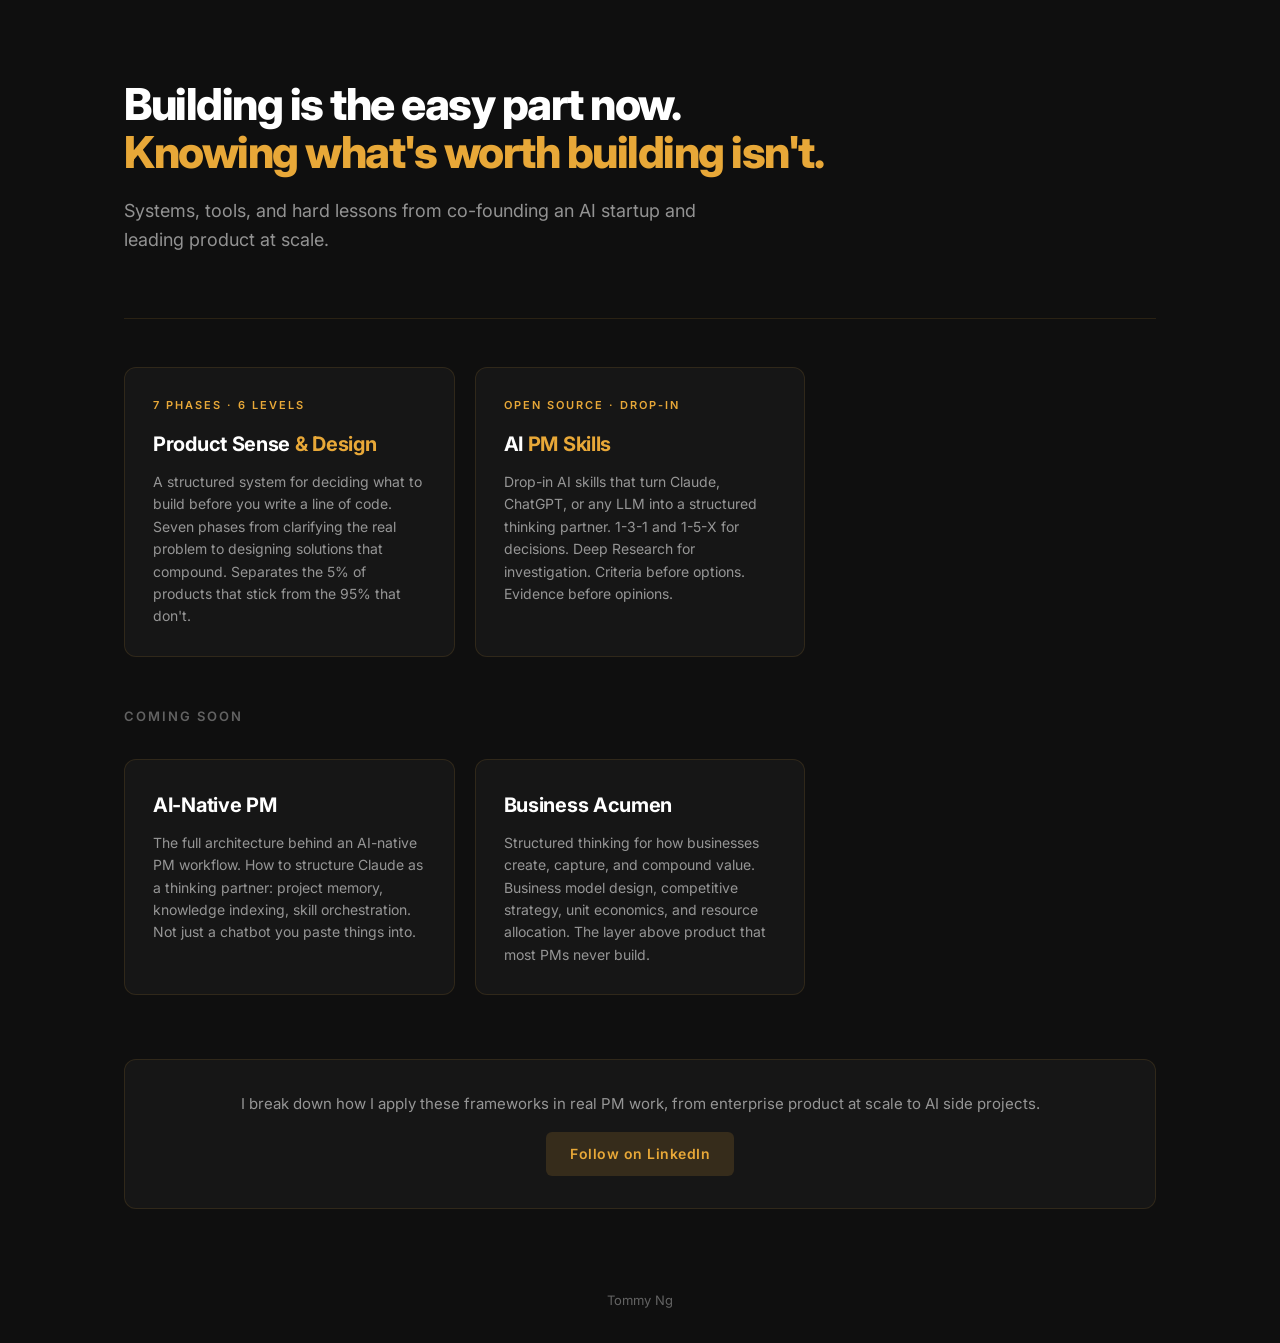
<file: index.html>
<!DOCTYPE html>
<html lang="en">
<head>
  <meta charset="UTF-8">
  <meta name="viewport" content="width=device-width, initial-scale=1.0">
  <title>Tommy Ng | PM & AI Frameworks</title>
  <link rel="stylesheet" href="/style.css">

  <!-- Open Graph / Social -->
  <meta property="og:type" content="website">
  <meta property="og:url" content="https://tommy-ngn.github.io/">
  <meta property="og:title" content="Tommy Ng | PM & AI Frameworks">
  <meta property="og:description" content="Systems, tools, and hard lessons from co-founding an AI startup and leading product at scale. Product frameworks, AI thinking tools, and founding stories.">
  <meta property="og:image" content="https://tommy-ngn.github.io/og-image.png">
  <meta property="og:image:width" content="1200">
  <meta property="og:image:height" content="630">
  <meta name="twitter:card" content="summary_large_image">
  <meta name="twitter:title" content="Tommy Ng | PM & AI Frameworks">
  <meta name="twitter:description" content="Systems, tools, and hard lessons from co-founding an AI startup and leading product at scale. Product frameworks, AI thinking tools, and founding stories.">
  <meta name="twitter:image" content="https://tommy-ngn.github.io/og-image.png">
  <!-- Cloudflare Web Analytics -->
  <script defer src='https://static.cloudflareinsights.com/beacon.min.js' data-cf-beacon='{"token": "44bf672de1734835ad9b4f7876d75b22"}'></script>
  <!-- Microsoft Clarity -->
  <script type="text/javascript">(function(c,l,a,r,i,t,y){c[a]=c[a]||function(){(c[a].q=c[a].q||[]).push(arguments)};t=l.createElement(r);t.async=1;t.src="https://www.clarity.ms/tag/"+i;y=l.getElementsByTagName(r)[0];y.parentNode.insertBefore(t,y)})(window,document,"clarity","script","whmgc38q1t");</script>
</head>
<body>

<div class="page-wide">

  <div class="hero">
    <h1>Building is the easy part now.<br><span class="accent">Knowing what's worth building isn't.</span></h1>
    <p class="subtitle">
      Systems, tools, and hard lessons from co-founding an AI startup and leading product at scale.
    </p>
  </div>

  <div class="card-grid">

    <a href="/product-sense/" class="card">
      <div class="card-label">7 Phases &middot; 6 Levels</div>
      <div class="card-title">Product Sense <span class="accent">& Design</span></div>
      <div class="card-desc">
        A structured system for deciding what to build before you write a line of code. Seven phases from clarifying the real problem to designing solutions that compound. Separates the 5% of products that stick from the 95% that don't.
      </div>
    </a>

    <a href="https://github.com/tommy-ngn/skills" target="_blank" class="card">
      <div class="card-label">Open Source &middot; Drop-in</div>
      <div class="card-title">AI <span class="accent">PM Skills</span></div>
      <div class="card-desc">
        Drop-in AI skills that turn Claude, ChatGPT, or any LLM into a structured thinking partner. 1-3-1 and 1-5-X for decisions. Deep Research for investigation. Criteria before options. Evidence before opinions.
      </div>
    </a>

  </div>

  <h2 class="section-label">Coming Soon</h2>

  <div class="card-grid">

    <a href="/ai-native-pm/" class="card">
      <div class="card-title">AI-Native PM</div>
      <div class="card-desc">
        The full architecture behind an AI-native PM workflow. How to structure Claude as a thinking partner: project memory, knowledge indexing, skill orchestration. Not just a chatbot you paste things into.
      </div>
    </a>

    <a href="/business-acumen/" class="card">
      <div class="card-title">Business Acumen</div>
      <div class="card-desc">
        Structured thinking for how businesses create, capture, and compound value. Business model design, competitive strategy, unit economics, and resource allocation. The layer above product that most PMs never build.
      </div>
    </a>

  </div>

  <div class="content-cta">
    <p>I break down how I apply these frameworks in real PM work, from enterprise product at scale to AI side projects.</p>
    <a href="https://www.linkedin.com/in/tommyngn/" target="_blank" class="cta-link">Follow on LinkedIn</a>
  </div>

</div>

<footer>
  <div class="page">
    <p class="cta">Tommy Ng</p>
  </div>
</footer>

</body>
</html>
</file>
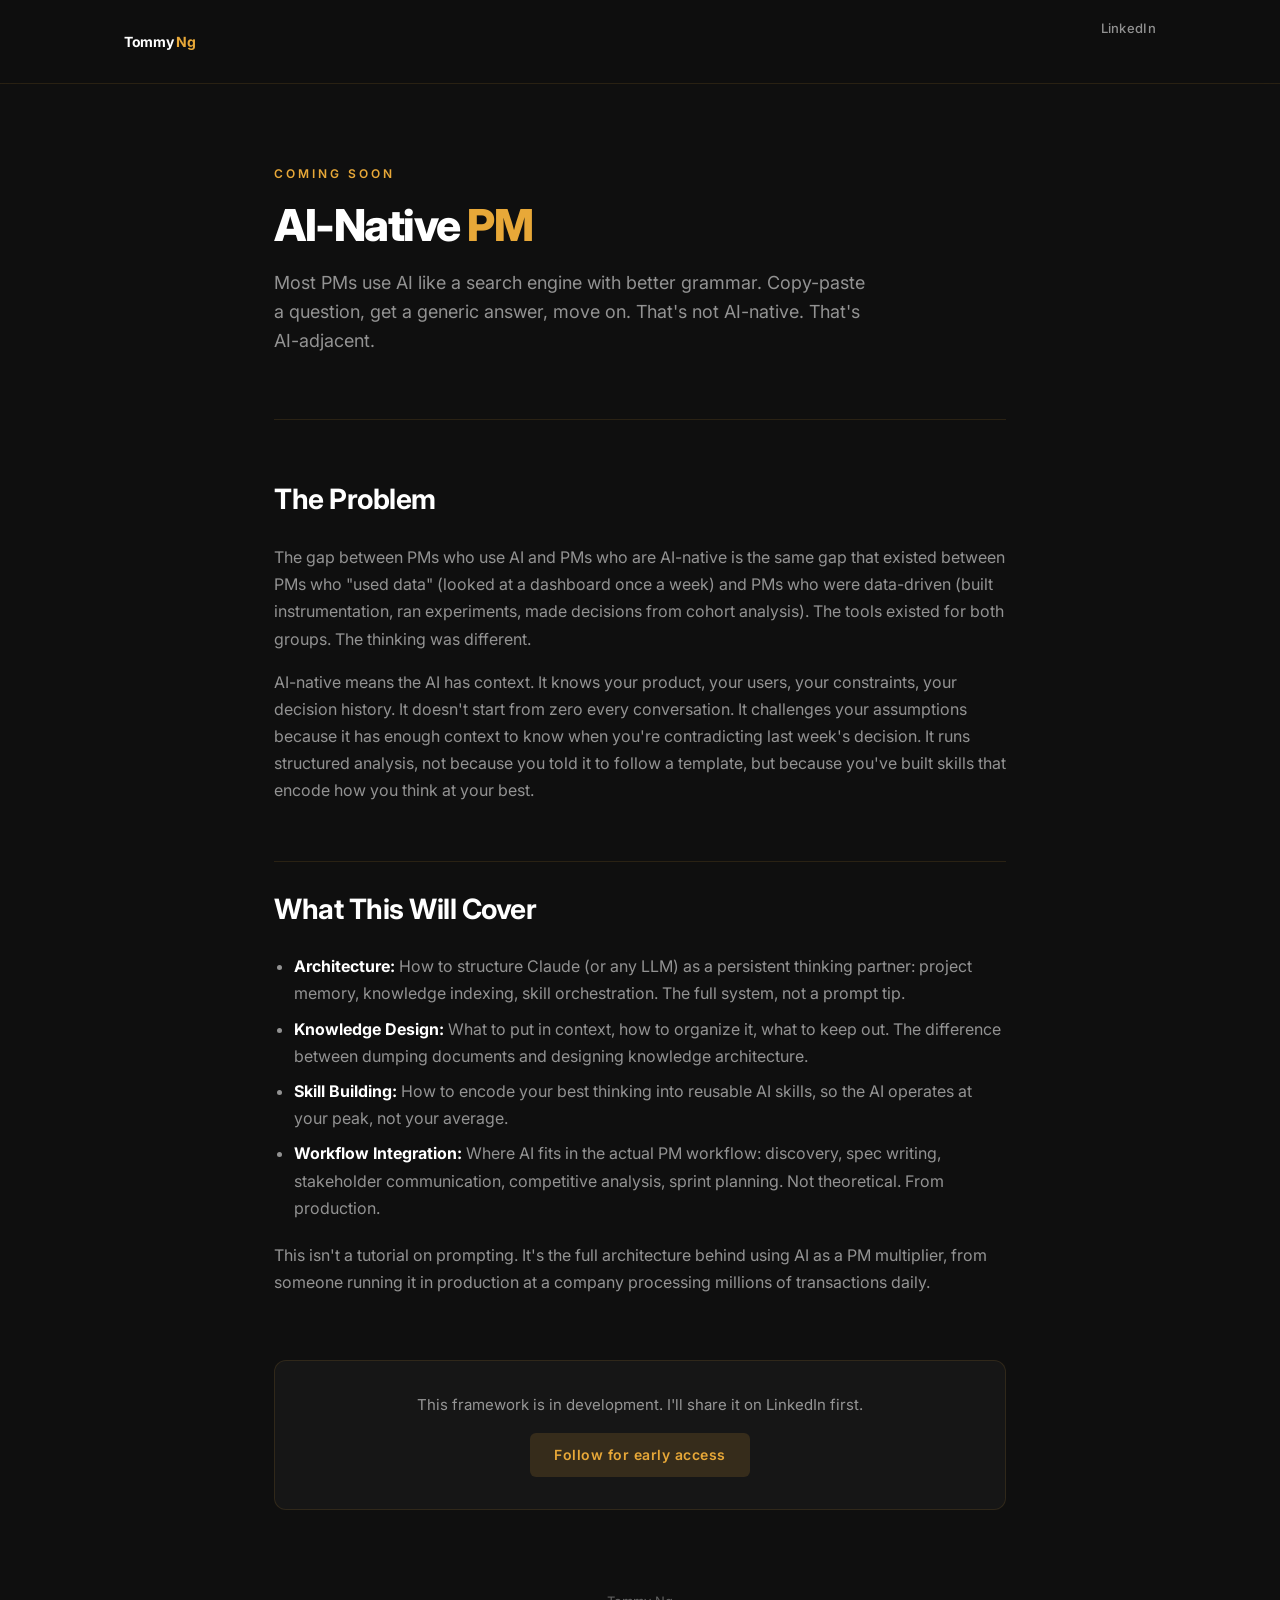
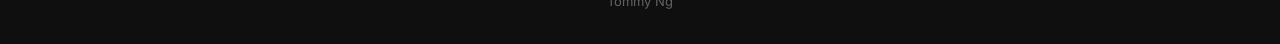
<file: ai-native-pm/index.html>
<!DOCTYPE html>
<html lang="en">
<head>
  <meta charset="UTF-8">
  <meta name="viewport" content="width=device-width, initial-scale=1.0">
  <title>AI-Native PM | Tommy Ng</title>
  <link rel="stylesheet" href="/style.css">

  <!-- Open Graph / Social -->
  <meta property="og:type" content="website">
  <meta property="og:url" content="https://tommy-ngn.github.io/ai-native-pm/">
  <meta property="og:title" content="AI-Native PM | Tommy Ng">
  <meta property="og:description" content="The full architecture behind using AI as a PM multiplier: project memory, knowledge design, skill building, workflow integration.">
  <meta property="og:image" content="https://tommy-ngn.github.io/og-image.png">
  <meta property="og:image:width" content="1200">
  <meta property="og:image:height" content="630">
  <meta name="twitter:card" content="summary_large_image">
  <meta name="twitter:title" content="AI-Native PM | Tommy Ng">
  <meta name="twitter:description" content="The full architecture behind using AI as a PM multiplier: project memory, knowledge design, skill building, workflow integration.">
  <meta name="twitter:image" content="https://tommy-ngn.github.io/og-image.png">
  <!-- Cloudflare Web Analytics -->
  <script defer src='https://static.cloudflareinsights.com/beacon.min.js' data-cf-beacon='{"token": "44bf672de1734835ad9b4f7876d75b22"}'></script>
  <!-- Microsoft Clarity -->
  <script type="text/javascript">(function(c,l,a,r,i,t,y){c[a]=c[a]||function(){(c[a].q=c[a].q||[]).push(arguments)};t=l.createElement(r);t.async=1;t.src="https://www.clarity.ms/tag/"+i;y=l.getElementsByTagName(r)[0];y.parentNode.insertBefore(t,y)})(window,document,"clarity","script","whmgc38q1t");</script>
</head>
<body>

<nav>
  <div class="nav-inner">
    <a href="/" class="site-name">Tommy <span>Ng</span></a>
    <ul class="nav-links">
      <li><a href="https://www.linkedin.com/in/tommyngn/" target="_blank">LinkedIn</a></li>
    </ul>
  </div>
</nav>

<div class="page">

  <div class="hero">
    <div class="hero-label">Coming Soon</div>
    <h1>AI-Native <span class="accent">PM</span></h1>
    <p class="subtitle">
      Most PMs use AI like a search engine with better grammar. Copy-paste a question, get a generic answer, move on. That's not AI-native. That's AI-adjacent.
    </p>
  </div>

  <h2>The Problem</h2>
  <p>
    The gap between PMs who use AI and PMs who are AI-native is the same gap that existed between PMs who "used data" (looked at a dashboard once a week) and PMs who were data-driven (built instrumentation, ran experiments, made decisions from cohort analysis). The tools existed for both groups. The thinking was different.
  </p>
  <p>
    AI-native means the AI has context. It knows your product, your users, your constraints, your decision history. It doesn't start from zero every conversation. It challenges your assumptions because it has enough context to know when you're contradicting last week's decision. It runs structured analysis, not because you told it to follow a template, but because you've built skills that encode how you think at your best.
  </p>

  <h2>What This Will Cover</h2>
  <ul>
    <li><strong>Architecture:</strong> How to structure Claude (or any LLM) as a persistent thinking partner: project memory, knowledge indexing, skill orchestration. The full system, not a prompt tip.</li>
    <li><strong>Knowledge Design:</strong> What to put in context, how to organize it, what to keep out. The difference between dumping documents and designing knowledge architecture.</li>
    <li><strong>Skill Building:</strong> How to encode your best thinking into reusable AI skills, so the AI operates at your peak, not your average.</li>
    <li><strong>Workflow Integration:</strong> Where AI fits in the actual PM workflow: discovery, spec writing, stakeholder communication, competitive analysis, sprint planning. Not theoretical. From production.</li>
  </ul>

  <p>
    This isn't a tutorial on prompting. It's the full architecture behind using AI as a PM multiplier, from someone running it in production at a company processing millions of transactions daily.
  </p>

  <div class="content-cta">
    <p>This framework is in development. I'll share it on LinkedIn first.</p>
    <a href="https://www.linkedin.com/in/tommyngn/" target="_blank" class="cta-link">Follow for early access</a>
  </div>

</div>

<footer>
  <div class="page">
    <p class="cta">Tommy Ng</p>
  </div>
</footer>

</body>
</html>
</file>
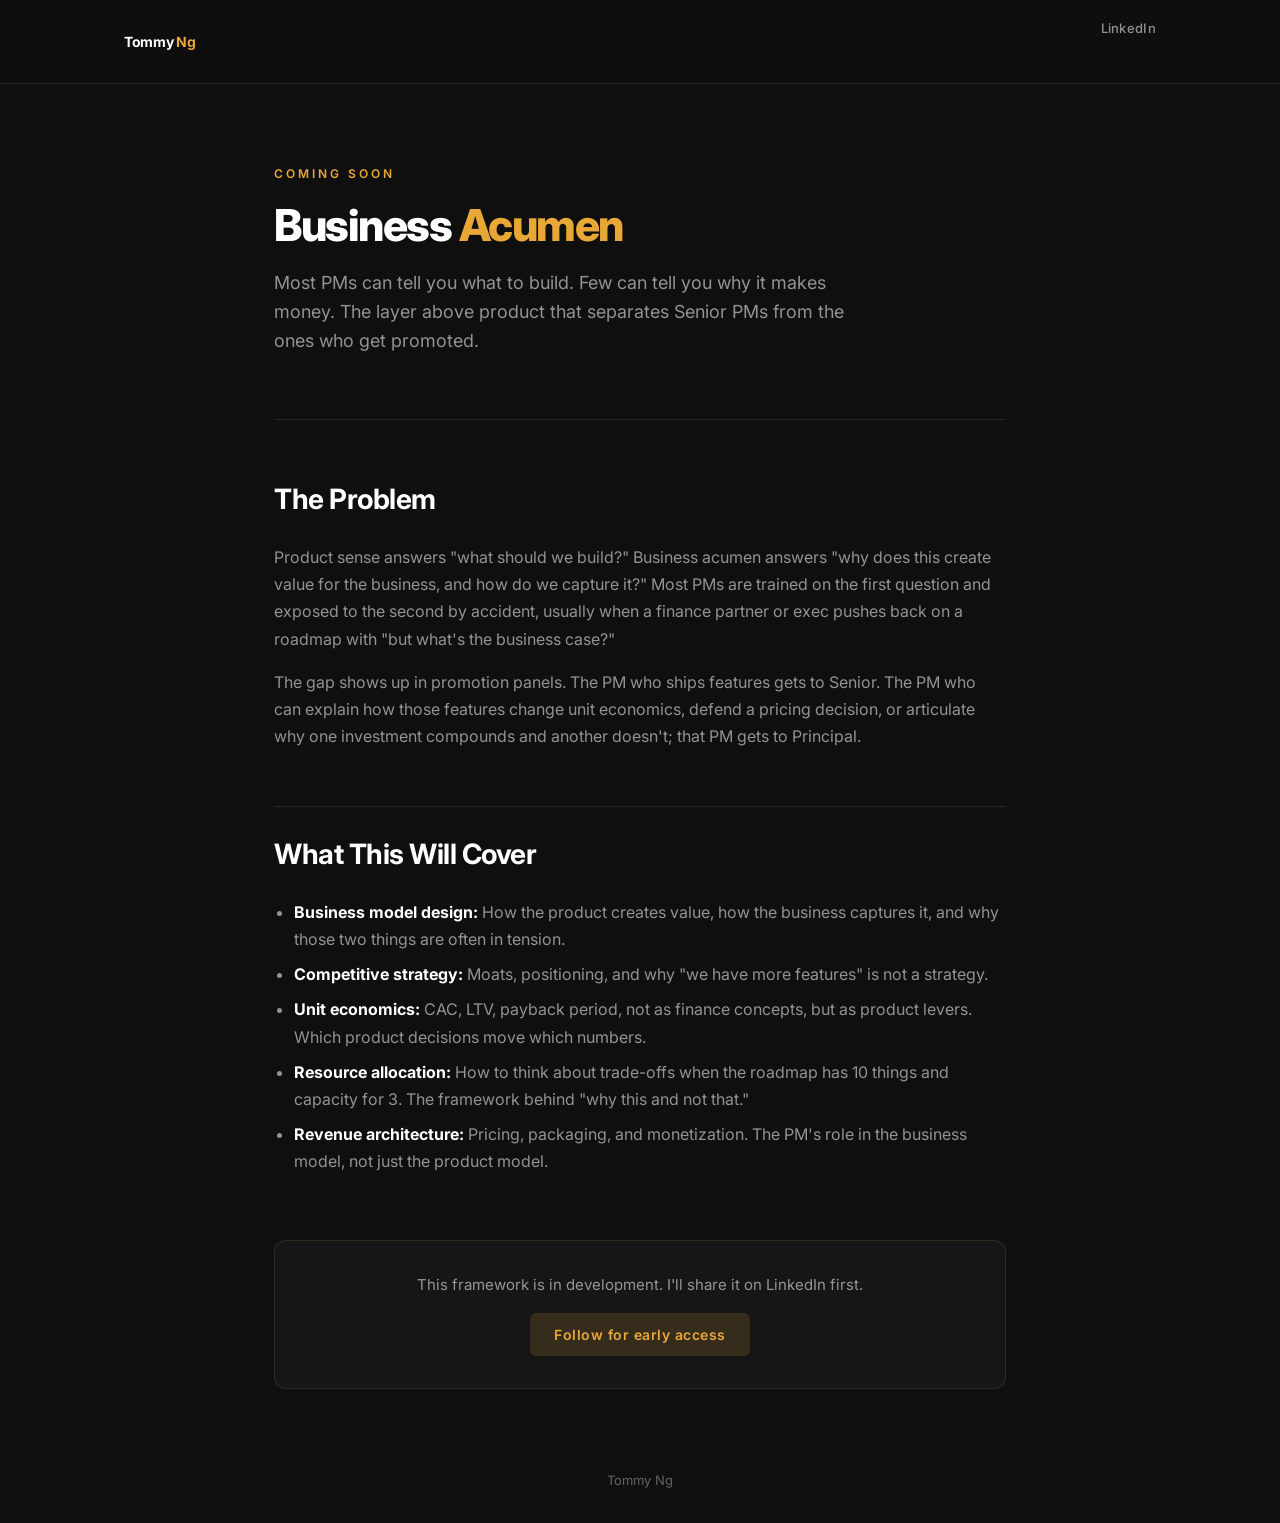
<file: business-acumen/index.html>
<!DOCTYPE html>
<html lang="en">
<head>
  <meta charset="UTF-8">
  <meta name="viewport" content="width=device-width, initial-scale=1.0">
  <title>Business Acumen | Tommy Ng</title>
  <link rel="stylesheet" href="/style.css">

  <!-- Open Graph / Social -->
  <meta property="og:type" content="website">
  <meta property="og:url" content="https://tommy-ngn.github.io/business-acumen/">
  <meta property="og:title" content="Business Acumen | Tommy Ng">
  <meta property="og:description" content="Structured business thinking for PMs. Business model design, competitive strategy, unit economics, resource allocation, revenue architecture.">
  <meta property="og:image" content="https://tommy-ngn.github.io/og-image.png">
  <meta property="og:image:width" content="1200">
  <meta property="og:image:height" content="630">
  <meta name="twitter:card" content="summary_large_image">
  <meta name="twitter:title" content="Business Acumen | Tommy Ng">
  <meta name="twitter:description" content="Structured business thinking for PMs. Business model design, competitive strategy, unit economics, resource allocation, revenue architecture.">
  <meta name="twitter:image" content="https://tommy-ngn.github.io/og-image.png">
  <!-- Cloudflare Web Analytics -->
  <script defer src='https://static.cloudflareinsights.com/beacon.min.js' data-cf-beacon='{"token": "44bf672de1734835ad9b4f7876d75b22"}'></script>
  <!-- Microsoft Clarity -->
  <script type="text/javascript">(function(c,l,a,r,i,t,y){c[a]=c[a]||function(){(c[a].q=c[a].q||[]).push(arguments)};t=l.createElement(r);t.async=1;t.src="https://www.clarity.ms/tag/"+i;y=l.getElementsByTagName(r)[0];y.parentNode.insertBefore(t,y)})(window,document,"clarity","script","whmgc38q1t");</script>
</head>
<body>

<nav>
  <div class="nav-inner">
    <a href="/" class="site-name">Tommy <span>Ng</span></a>
    <ul class="nav-links">
      <li><a href="https://www.linkedin.com/in/tommyngn/" target="_blank">LinkedIn</a></li>
    </ul>
  </div>
</nav>

<div class="page">

  <div class="hero">
    <div class="hero-label">Coming Soon</div>
    <h1>Business <span class="accent">Acumen</span></h1>
    <p class="subtitle">
      Most PMs can tell you what to build. Few can tell you why it makes money. The layer above product that separates Senior PMs from the ones who get promoted.
    </p>
  </div>

  <h2>The Problem</h2>
  <p>
    Product sense answers "what should we build?" Business acumen answers "why does this create value for the business, and how do we capture it?" Most PMs are trained on the first question and exposed to the second by accident, usually when a finance partner or exec pushes back on a roadmap with "but what's the business case?"
  </p>
  <p>
    The gap shows up in promotion panels. The PM who ships features gets to Senior. The PM who can explain how those features change unit economics, defend a pricing decision, or articulate why one investment compounds and another doesn't; that PM gets to Principal.
  </p>

  <h2>What This Will Cover</h2>
  <ul>
    <li><strong>Business model design:</strong> How the product creates value, how the business captures it, and why those two things are often in tension.</li>
    <li><strong>Competitive strategy:</strong> Moats, positioning, and why "we have more features" is not a strategy.</li>
    <li><strong>Unit economics:</strong> CAC, LTV, payback period, not as finance concepts, but as product levers. Which product decisions move which numbers.</li>
    <li><strong>Resource allocation:</strong> How to think about trade-offs when the roadmap has 10 things and capacity for 3. The framework behind "why this and not that."</li>
    <li><strong>Revenue architecture:</strong> Pricing, packaging, and monetization. The PM's role in the business model, not just the product model.</li>
  </ul>

  <div class="content-cta">
    <p>This framework is in development. I'll share it on LinkedIn first.</p>
    <a href="https://www.linkedin.com/in/tommyngn/" target="_blank" class="cta-link">Follow for early access</a>
  </div>

</div>

<footer>
  <div class="page">
    <p class="cta">Tommy Ng</p>
  </div>
</footer>

</body>
</html>
</file>
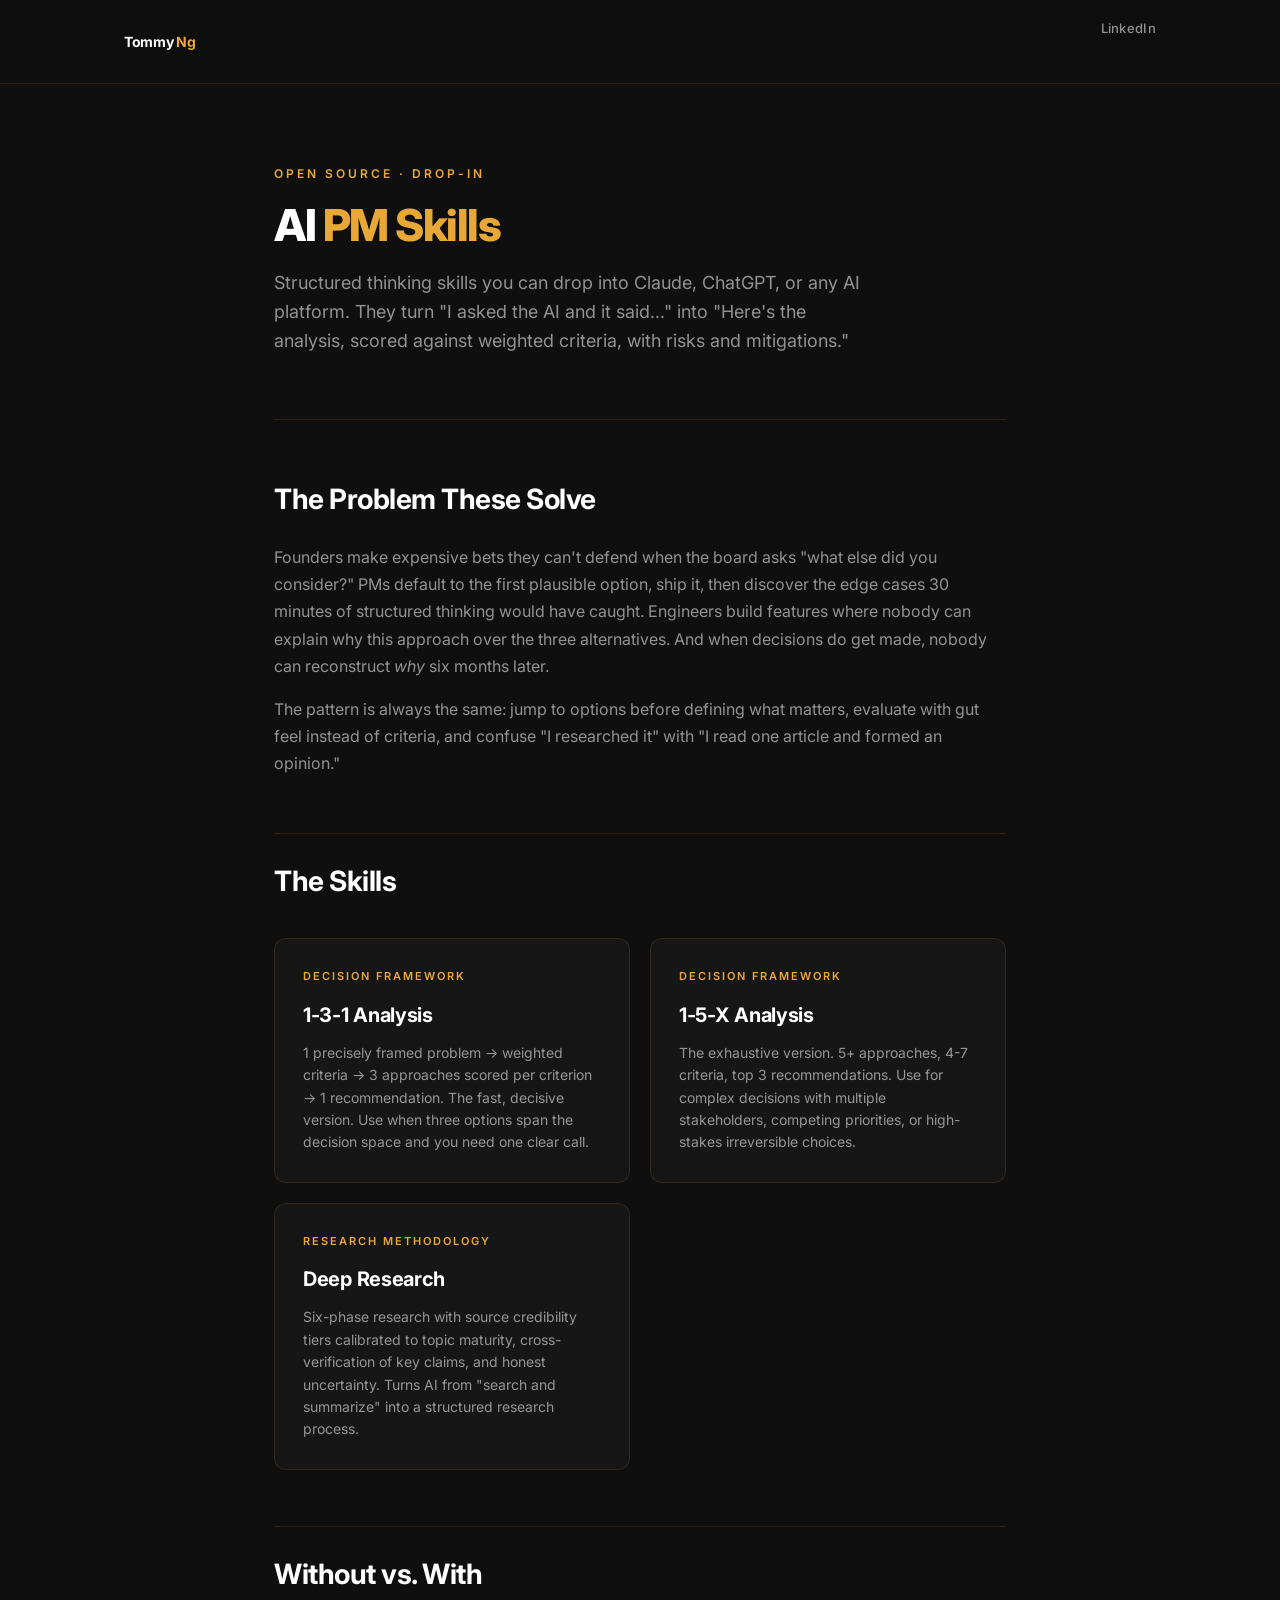
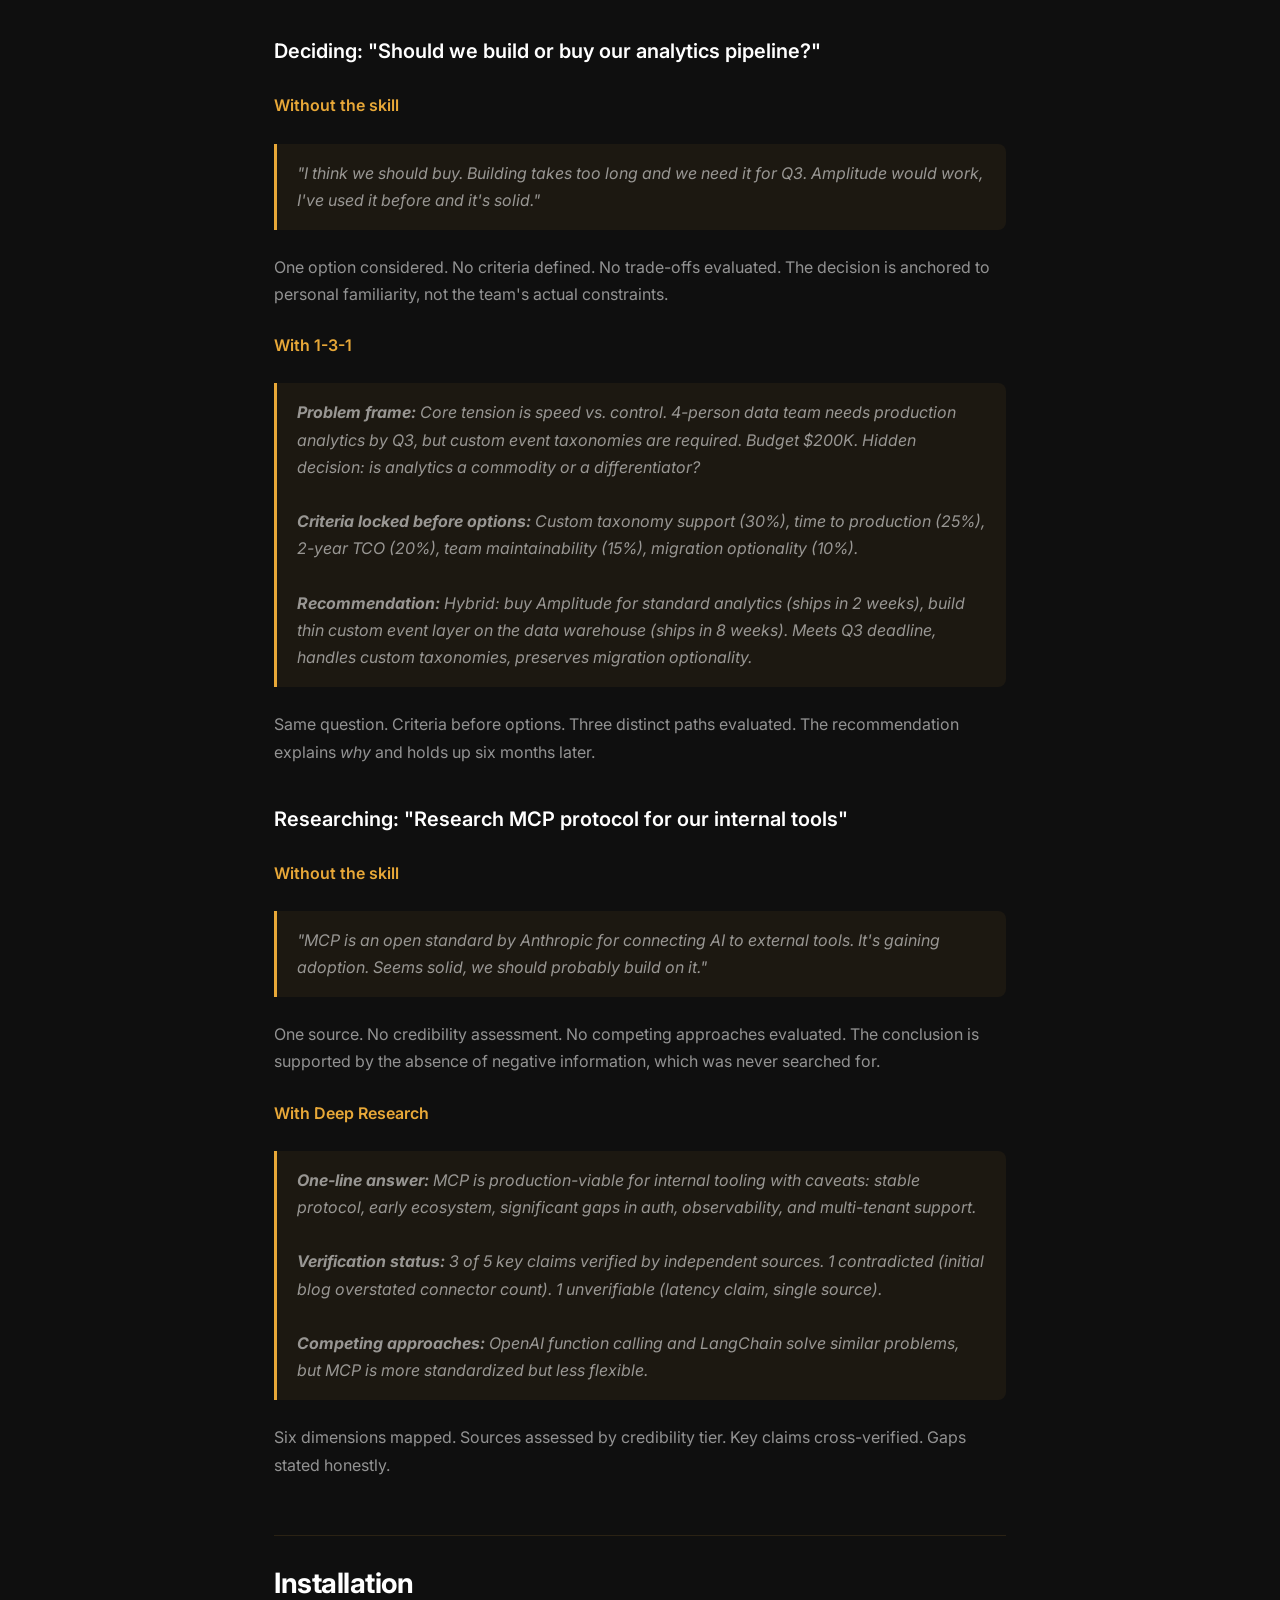
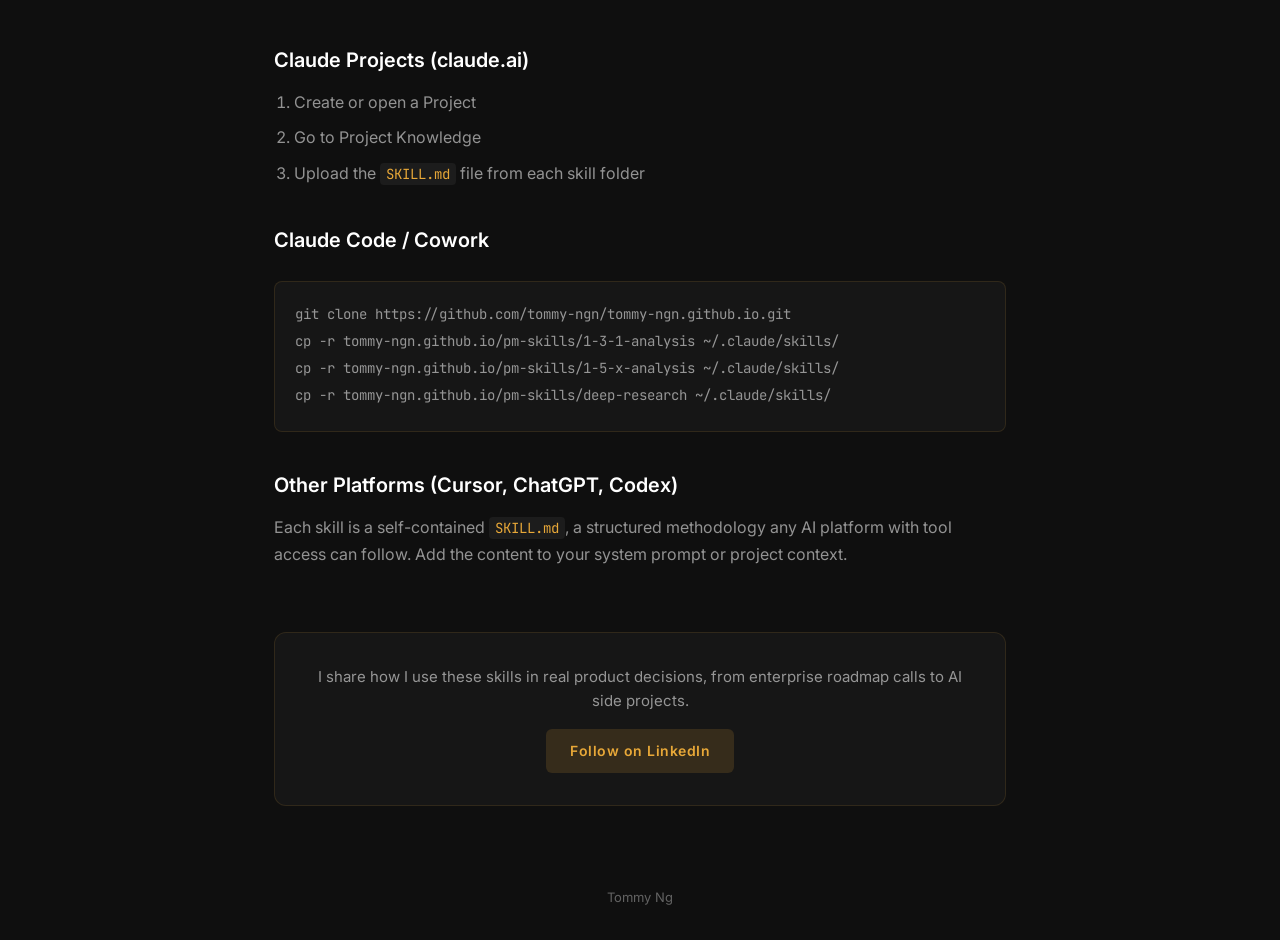
<file: pm-skills/index.html>
<!DOCTYPE html>
<html lang="en">
<head>
  <meta charset="UTF-8">
  <meta name="viewport" content="width=device-width, initial-scale=1.0">
  <title>AI PM Skills | Tommy Ng</title>
  <link rel="stylesheet" href="/style.css">

  <!-- Open Graph / Social -->
  <meta property="og:type" content="website">
  <meta property="og:url" content="https://tommy-ngn.github.io/pm-skills/">
  <meta property="og:title" content="AI PM Skills | Tommy Ng">
  <meta property="og:description" content="1-3-1 Analysis, 1-5-X Analysis, and Deep Research. Structured thinking skills you can drop into Claude, ChatGPT, or any AI platform.">
  <meta property="og:image" content="https://tommy-ngn.github.io/og-image.png">
  <meta property="og:image:width" content="1200">
  <meta property="og:image:height" content="630">
  <meta name="twitter:card" content="summary_large_image">
  <meta name="twitter:title" content="AI PM Skills | Tommy Ng">
  <meta name="twitter:description" content="1-3-1 Analysis, 1-5-X Analysis, and Deep Research. Structured thinking skills you can drop into Claude, ChatGPT, or any AI platform.">
  <meta name="twitter:image" content="https://tommy-ngn.github.io/og-image.png">
  <!-- Cloudflare Web Analytics -->
  <script defer src='https://static.cloudflareinsights.com/beacon.min.js' data-cf-beacon='{"token": "44bf672de1734835ad9b4f7876d75b22"}'></script>
  <!-- Microsoft Clarity -->
  <script type="text/javascript">(function(c,l,a,r,i,t,y){c[a]=c[a]||function(){(c[a].q=c[a].q||[]).push(arguments)};t=l.createElement(r);t.async=1;t.src="https://www.clarity.ms/tag/"+i;y=l.getElementsByTagName(r)[0];y.parentNode.insertBefore(t,y)})(window,document,"clarity","script","whmgc38q1t");</script>
</head>
<body>

<nav>
  <div class="nav-inner">
    <a href="/" class="site-name">Tommy <span>Ng</span></a>
    <ul class="nav-links">
      <li><a href="https://www.linkedin.com/in/tommyngn/" target="_blank">LinkedIn</a></li>
    </ul>
  </div>
</nav>

<div class="page">

  <div class="hero">
    <div class="hero-label">Open Source &middot; Drop-in</div>
    <h1>AI <span class="accent">PM Skills</span></h1>
    <p class="subtitle">
      Structured thinking skills you can drop into Claude, ChatGPT, or any AI platform. They turn "I asked the AI and it said..." into "Here's the analysis, scored against weighted criteria, with risks and mitigations."
    </p>
  </div>

  <h2>The Problem These Solve</h2>
  <p>
    Founders make expensive bets they can't defend when the board asks "what else did you consider?" PMs default to the first plausible option, ship it, then discover the edge cases 30 minutes of structured thinking would have caught. Engineers build features where nobody can explain why this approach over the three alternatives. And when decisions do get made, nobody can reconstruct <em>why</em> six months later.
  </p>
  <p>
    The pattern is always the same: jump to options before defining what matters, evaluate with gut feel instead of criteria, and confuse "I researched it" with "I read one article and formed an opinion."
  </p>

  <h2>The Skills</h2>

  <div class="card-grid">

    <a href="/pm-skills/1-3-1-analysis/" class="card">
      <div class="card-label">Decision Framework</div>
      <div class="card-title">1-3-1 Analysis</div>
      <div class="card-desc">
        1 precisely framed problem → weighted criteria → 3 approaches scored per criterion → 1 recommendation. The fast, decisive version. Use when three options span the decision space and you need one clear call.
      </div>
    </a>

    <a href="/pm-skills/1-5-x-analysis/" class="card">
      <div class="card-label">Decision Framework</div>
      <div class="card-title">1-5-X Analysis</div>
      <div class="card-desc">
        The exhaustive version. 5+ approaches, 4-7 criteria, top 3 recommendations. Use for complex decisions with multiple stakeholders, competing priorities, or high-stakes irreversible choices.
      </div>
    </a>

    <a href="/pm-skills/deep-research/" class="card">
      <div class="card-label">Research Methodology</div>
      <div class="card-title">Deep Research</div>
      <div class="card-desc">
        Six-phase research with source credibility tiers calibrated to topic maturity, cross-verification of key claims, and honest uncertainty. Turns AI from "search and summarize" into a structured research process.
      </div>
    </a>

  </div>

  <h2>Without vs. With</h2>

  <h3>Deciding: "Should we build or buy our analytics pipeline?"</h3>

  <h4>Without the skill</h4>
  <blockquote>
    "I think we should buy. Building takes too long and we need it for Q3. Amplitude would work, I've used it before and it's solid."
  </blockquote>
  <p>
    One option considered. No criteria defined. No trade-offs evaluated. The decision is anchored to personal familiarity, not the team's actual constraints.
  </p>

  <h4>With 1-3-1</h4>
  <blockquote>
    <strong>Problem frame:</strong> Core tension is speed vs. control. 4-person data team needs production analytics by Q3, but custom event taxonomies are required. Budget $200K. Hidden decision: is analytics a commodity or a differentiator?<br><br>
    <strong>Criteria locked before options:</strong> Custom taxonomy support (30%), time to production (25%), 2-year TCO (20%), team maintainability (15%), migration optionality (10%).<br><br>
    <strong>Recommendation:</strong> Hybrid: buy Amplitude for standard analytics (ships in 2 weeks), build thin custom event layer on the data warehouse (ships in 8 weeks). Meets Q3 deadline, handles custom taxonomies, preserves migration optionality.
  </blockquote>
  <p>
    Same question. Criteria before options. Three distinct paths evaluated. The recommendation explains <em>why</em> and holds up six months later.
  </p>

  <h3>Researching: "Research MCP protocol for our internal tools"</h3>

  <h4>Without the skill</h4>
  <blockquote>
    "MCP is an open standard by Anthropic for connecting AI to external tools. It's gaining adoption. Seems solid, we should probably build on it."
  </blockquote>
  <p>
    One source. No credibility assessment. No competing approaches evaluated. The conclusion is supported by the absence of negative information, which was never searched for.
  </p>

  <h4>With Deep Research</h4>
  <blockquote>
    <strong>One-line answer:</strong> MCP is production-viable for internal tooling with caveats: stable protocol, early ecosystem, significant gaps in auth, observability, and multi-tenant support.<br><br>
    <strong>Verification status:</strong> 3 of 5 key claims verified by independent sources. 1 contradicted (initial blog overstated connector count). 1 unverifiable (latency claim, single source).<br><br>
    <strong>Competing approaches:</strong> OpenAI function calling and LangChain solve similar problems, but MCP is more standardized but less flexible.
  </blockquote>
  <p>
    Six dimensions mapped. Sources assessed by credibility tier. Key claims cross-verified. Gaps stated honestly.
  </p>

  <h2>Installation</h2>

  <h3>Claude Projects (claude.ai)</h3>
  <ol>
    <li>Create or open a Project</li>
    <li>Go to Project Knowledge</li>
    <li>Upload the <code>SKILL.md</code> file from each skill folder</li>
  </ol>

  <h3>Claude Code / Cowork</h3>
  <pre><code>git clone https://github.com/tommy-ngn/tommy-ngn.github.io.git
cp -r tommy-ngn.github.io/pm-skills/1-3-1-analysis ~/.claude/skills/
cp -r tommy-ngn.github.io/pm-skills/1-5-x-analysis ~/.claude/skills/
cp -r tommy-ngn.github.io/pm-skills/deep-research ~/.claude/skills/</code></pre>

  <h3>Other Platforms (Cursor, ChatGPT, Codex)</h3>
  <p>
    Each skill is a self-contained <code>SKILL.md</code>, a structured methodology any AI platform with tool access can follow. Add the content to your system prompt or project context.
  </p>

  <div class="content-cta">
    <p>I share how I use these skills in real product decisions, from enterprise roadmap calls to AI side projects.</p>
    <a href="https://www.linkedin.com/in/tommyngn/" target="_blank" class="cta-link">Follow on LinkedIn</a>
  </div>

</div>

<footer>
  <div class="page">
    <p class="cta">Tommy Ng</p>
  </div>
</footer>

</body>
</html>
</file>
<file: style.css>
/* Tommy Ng — Design System
   Colors: #0F0F0F (bg), #E8A838 (gold accent), #FFFFFF (text)
   Font: Inter
*/

@import url('https://fonts.googleapis.com/css2?family=Inter:wght@400;500;600;700;800&family=JetBrains+Mono:wght@400;500&display=swap');

*, *::before, *::after { margin: 0; padding: 0; box-sizing: border-box; }

:root {
  --bg: #0F0F0F;
  --bg-surface: #161616;
  --bg-elevated: #1C1C1C;
  --gold: #E8A838;
  --gold-dim: rgba(232, 168, 56, 0.15);
  --gold-faint: rgba(232, 168, 56, 0.06);
  --text: #FFFFFF;
  --text-secondary: rgba(255, 255, 255, 0.55);
  --text-tertiary: rgba(255, 255, 255, 0.35);
  --border: rgba(232, 168, 56, 0.12);
  --coral: #D4654A;
  --green: #5B8C5A;
  --font: 'Inter', -apple-system, BlinkMacSystemFont, sans-serif;
  --mono: 'JetBrains Mono', monospace;
}

html { font-size: 16px; scroll-behavior: smooth; }

body {
  font-family: var(--font);
  background: var(--bg);
  color: var(--text);
  line-height: 1.7;
  -webkit-font-smoothing: antialiased;
}

/* ---- Layout ---- */

.page {
  max-width: 780px;
  margin: 0 auto;
  padding: 0 24px;
}

.page-wide {
  max-width: 1080px;
  margin: 0 auto;
  padding: 0 24px;
}

/* ---- Top Bar / Navigation ---- */

nav {
  position: sticky;
  top: 0;
  z-index: 100;
  background: rgba(15, 15, 15, 0.92);
  backdrop-filter: blur(12px);
  border-bottom: 1px solid var(--border);
  padding: 14px 0;
}

nav .nav-inner {
  max-width: 1080px;
  margin: 0 auto;
  padding: 0 24px;
  display: flex;
  align-items: center;
  justify-content: space-between;
}

nav .site-name {
  font-size: 14px;
  font-weight: 700;
  color: var(--text);
  text-decoration: none;
  letter-spacing: -0.3px;
}

nav .site-name span {
  color: var(--gold);
}

nav .nav-links {
  display: flex;
  gap: 28px;
  list-style: none;
}

nav .nav-links a {
  font-size: 13px;
  font-weight: 500;
  color: var(--text-secondary);
  text-decoration: none;
  transition: color 0.2s;
  letter-spacing: 0.3px;
}

nav .nav-links a:hover,
nav .nav-links a.active {
  color: var(--gold);
}

/* ---- Hero / Page Header ---- */

.hero {
  padding: 80px 0 48px;
  border-bottom: 1px solid var(--border);
  margin-bottom: 48px;
}

.hero-label {
  font-size: 12px;
  font-weight: 600;
  letter-spacing: 3px;
  text-transform: uppercase;
  color: var(--gold);
  margin-bottom: 16px;
}

.hero h1 {
  font-size: 44px;
  font-weight: 800;
  line-height: 1.1;
  letter-spacing: -1.5px;
  margin-bottom: 20px;
}

.hero h1 .accent { color: var(--gold); }

.hero .subtitle {
  font-size: 18px;
  color: var(--text-secondary);
  line-height: 1.6;
  max-width: 600px;
}

/* ---- Section Headers ---- */

h2 {
  font-size: 28px;
  font-weight: 700;
  letter-spacing: -0.5px;
  margin: 56px 0 20px;
  padding-top: 24px;
  border-top: 1px solid var(--border);
}

h2:first-of-type {
  border-top: none;
  padding-top: 0;
}

h2.section-label {
  font-size: 13px;
  font-weight: 600;
  letter-spacing: 2px;
  text-transform: uppercase;
  color: var(--text-tertiary);
  margin: 48px 0 4px;
  padding-top: 0;
  border-top: none;
}

h3 {
  font-size: 20px;
  font-weight: 600;
  margin: 36px 0 12px;
  color: var(--text);
}

h4 {
  font-size: 16px;
  font-weight: 600;
  margin: 24px 0 8px;
  color: var(--gold);
}

/* ---- Content ---- */

p { margin-bottom: 16px; color: var(--text-secondary); }
p strong { color: var(--text); font-weight: 600; }

a { color: var(--gold); text-decoration: none; }
a:hover { text-decoration: underline; }

ul, ol {
  margin: 0 0 20px 20px;
  color: var(--text-secondary);
}

li { margin-bottom: 8px; }
li strong { color: var(--text); }

blockquote {
  border-left: 3px solid var(--gold);
  padding: 16px 20px;
  margin: 24px 0;
  background: var(--gold-faint);
  border-radius: 0 8px 8px 0;
  color: var(--text-secondary);
  font-style: italic;
}

code {
  font-family: var(--mono);
  font-size: 14px;
  background: var(--bg-elevated);
  padding: 2px 6px;
  border-radius: 4px;
  color: var(--gold);
}

pre {
  background: var(--bg-surface);
  border: 1px solid var(--border);
  border-radius: 8px;
  padding: 20px;
  overflow-x: auto;
  margin: 24px 0;
}

pre code {
  background: none;
  padding: 0;
  color: var(--text-secondary);
}

/* ---- Cards (for hub page) ---- */

.card-grid {
  display: grid;
  grid-template-columns: repeat(auto-fill, minmax(320px, 1fr));
  gap: 20px;
  margin: 32px 0;
}

.card {
  background: var(--bg-surface);
  border: 1px solid var(--border);
  border-radius: 12px;
  padding: 28px;
  transition: border-color 0.2s, transform 0.2s;
  text-decoration: none;
  display: block;
}

.card:hover {
  border-color: var(--gold);
  transform: translateY(-2px);
  text-decoration: none;
}

.card .card-label {
  font-size: 11px;
  font-weight: 600;
  letter-spacing: 2px;
  text-transform: uppercase;
  color: var(--gold);
  margin-bottom: 12px;
}

.card .card-title {
  font-size: 20px;
  font-weight: 700;
  color: var(--text);
  margin-bottom: 10px;
  letter-spacing: -0.3px;
}

.card .card-desc {
  font-size: 14px;
  color: var(--text-secondary);
  line-height: 1.6;
}

.card .card-status {
  display: inline-block;
  margin-top: 14px;
  font-size: 11px;
  font-weight: 600;
  letter-spacing: 1px;
  text-transform: uppercase;
  padding: 4px 10px;
  border-radius: 4px;
}

.card .card-status.live {
  background: rgba(91, 140, 90, 0.15);
  color: var(--green);
}

.card .card-status.coming {
  background: var(--gold-dim);
  color: var(--gold);
}

/* ---- Phase / Step Indicators ---- */

.phase-list {
  counter-reset: phase;
  list-style: none;
  margin-left: 0;
  padding-left: 0;
}

.phase-list li {
  counter-increment: phase;
  padding: 20px 0 20px 52px;
  position: relative;
  border-bottom: 1px solid var(--border);
}

.phase-list li:last-child { border-bottom: none; }

.phase-list li::before {
  content: counter(phase);
  position: absolute;
  left: 0;
  top: 20px;
  width: 32px;
  height: 32px;
  background: var(--gold-dim);
  color: var(--gold);
  border-radius: 50%;
  display: flex;
  align-items: center;
  justify-content: center;
  font-size: 14px;
  font-weight: 700;
}

/* ---- End-of-Content CTA ---- */

.content-cta {
  margin-top: 64px;
  padding: 32px;
  border: 1px solid var(--border);
  border-radius: 12px;
  background: var(--bg-surface);
  text-align: center;
}

.content-cta p {
  font-size: 15px;
  color: var(--text-secondary);
  margin-bottom: 16px;
  line-height: 1.6;
}

.content-cta p:last-child {
  margin-bottom: 0;
}

.content-cta .cta-link {
  display: inline-block;
  padding: 10px 24px;
  background: var(--gold-dim);
  color: var(--gold);
  font-size: 14px;
  font-weight: 600;
  letter-spacing: 0.5px;
  border-radius: 6px;
  text-decoration: none;
  transition: background 0.2s;
}

.content-cta .cta-link:hover {
  background: rgba(232, 168, 56, 0.25);
  text-decoration: none;
}

/* ---- Footer ---- */

footer {
  margin-top: 48px;
  padding: 32px 0;
  text-align: center;
}

footer .cta {
  font-size: 13px;
  color: var(--text-tertiary);
  margin-bottom: 0;
}

footer .cta a {
  color: var(--gold);
  font-weight: 500;
}

footer .credit {
  font-size: 12px;
  color: var(--text-tertiary);
}

/* ---- Responsive ---- */

@media (max-width: 640px) {
  .hero h1 { font-size: 32px; }
  h2 { font-size: 24px; }
  .card-grid { grid-template-columns: 1fr; }
  nav .nav-links { gap: 16px; }
  nav .nav-links a { font-size: 12px; }
}

/* ---- Utility ---- */

.accent { color: var(--gold); }
.dim { color: var(--text-secondary); }
.mt-0 { margin-top: 0; }
.mb-0 { margin-bottom: 0; }
.text-center { text-align: center; }
</file>
